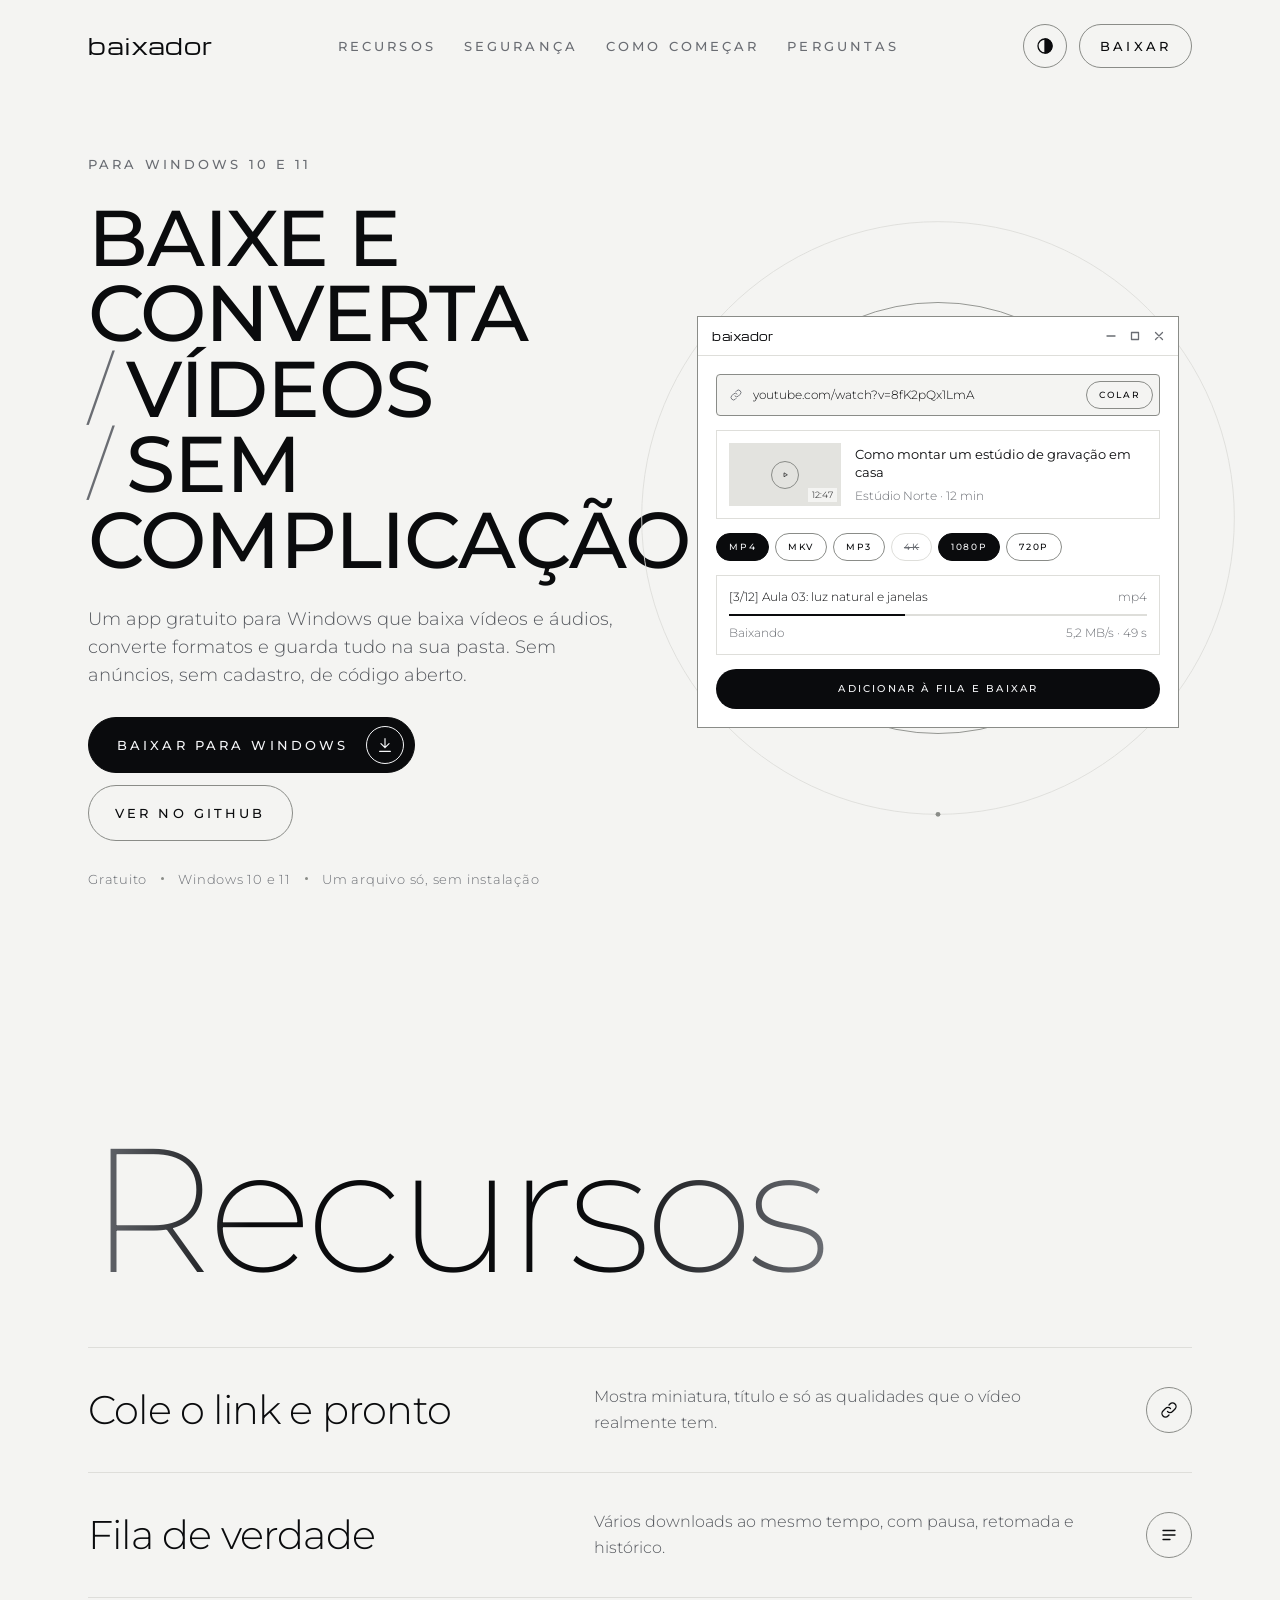
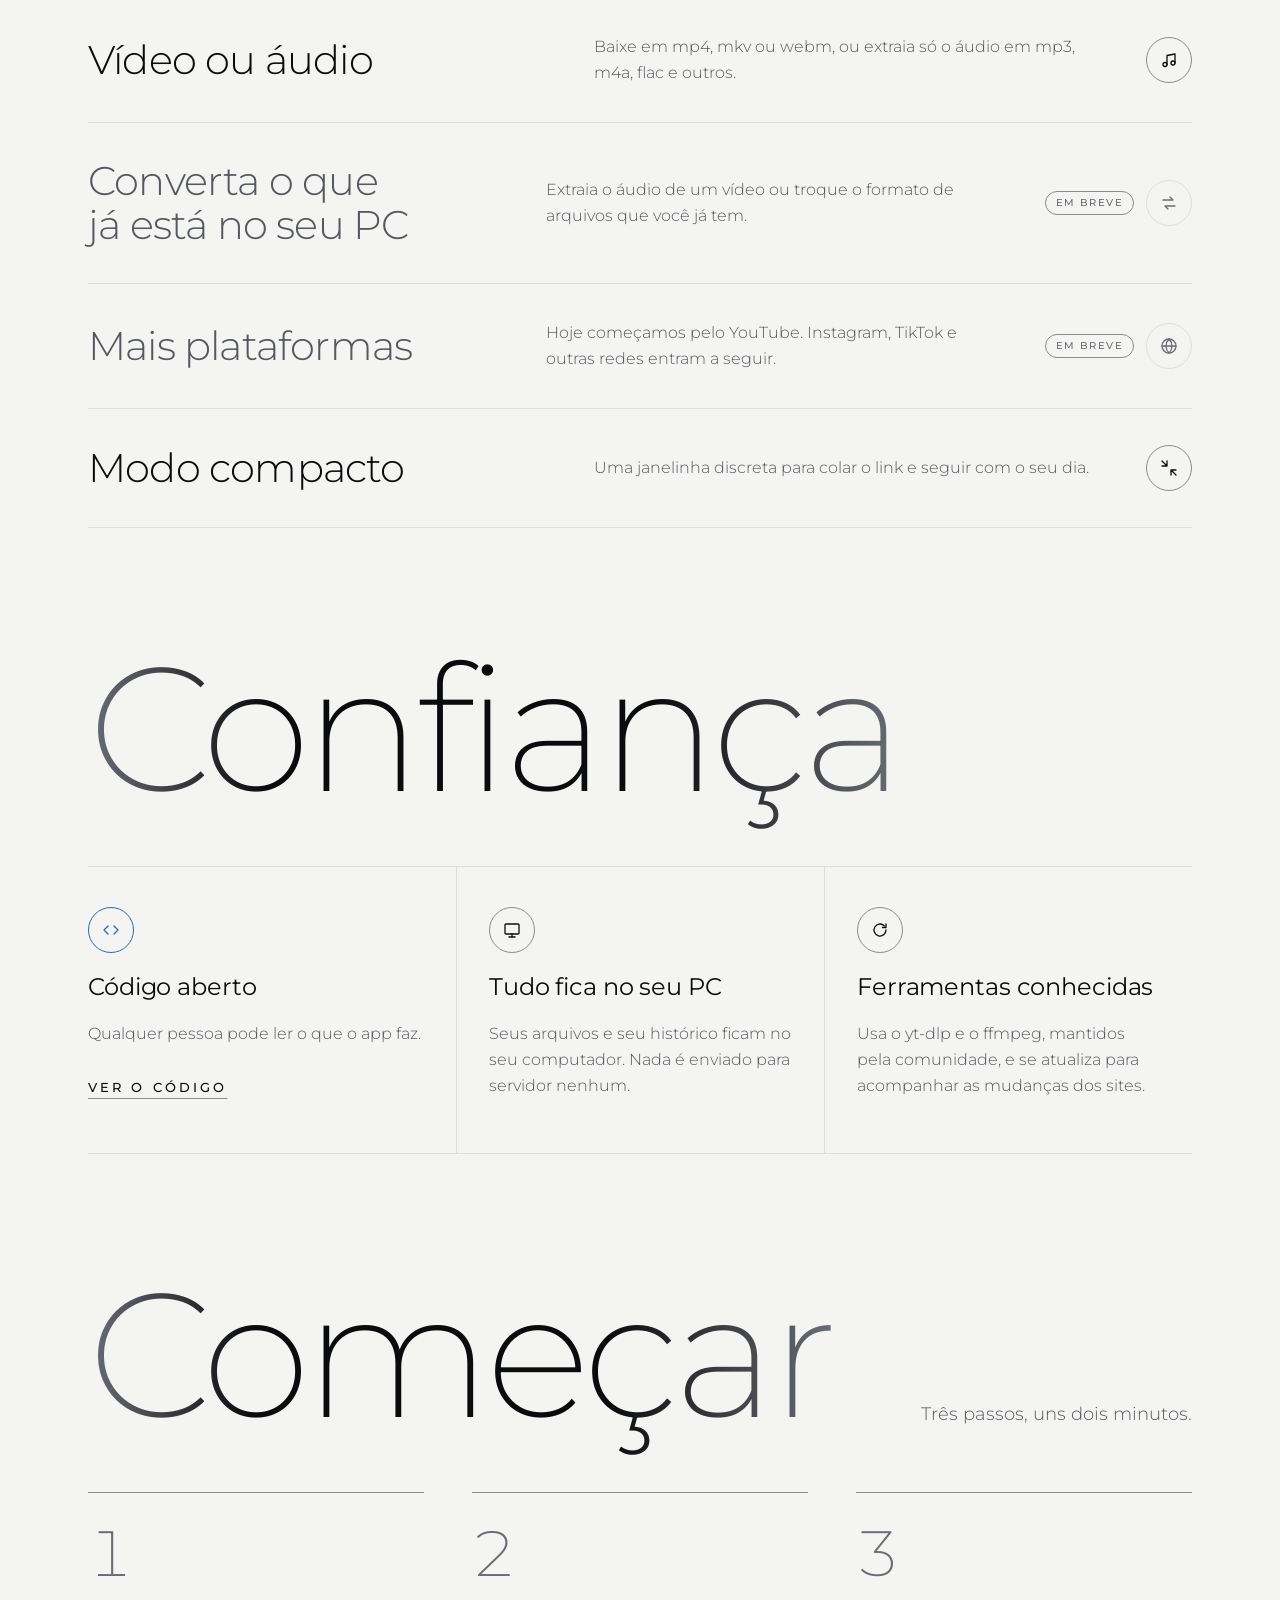
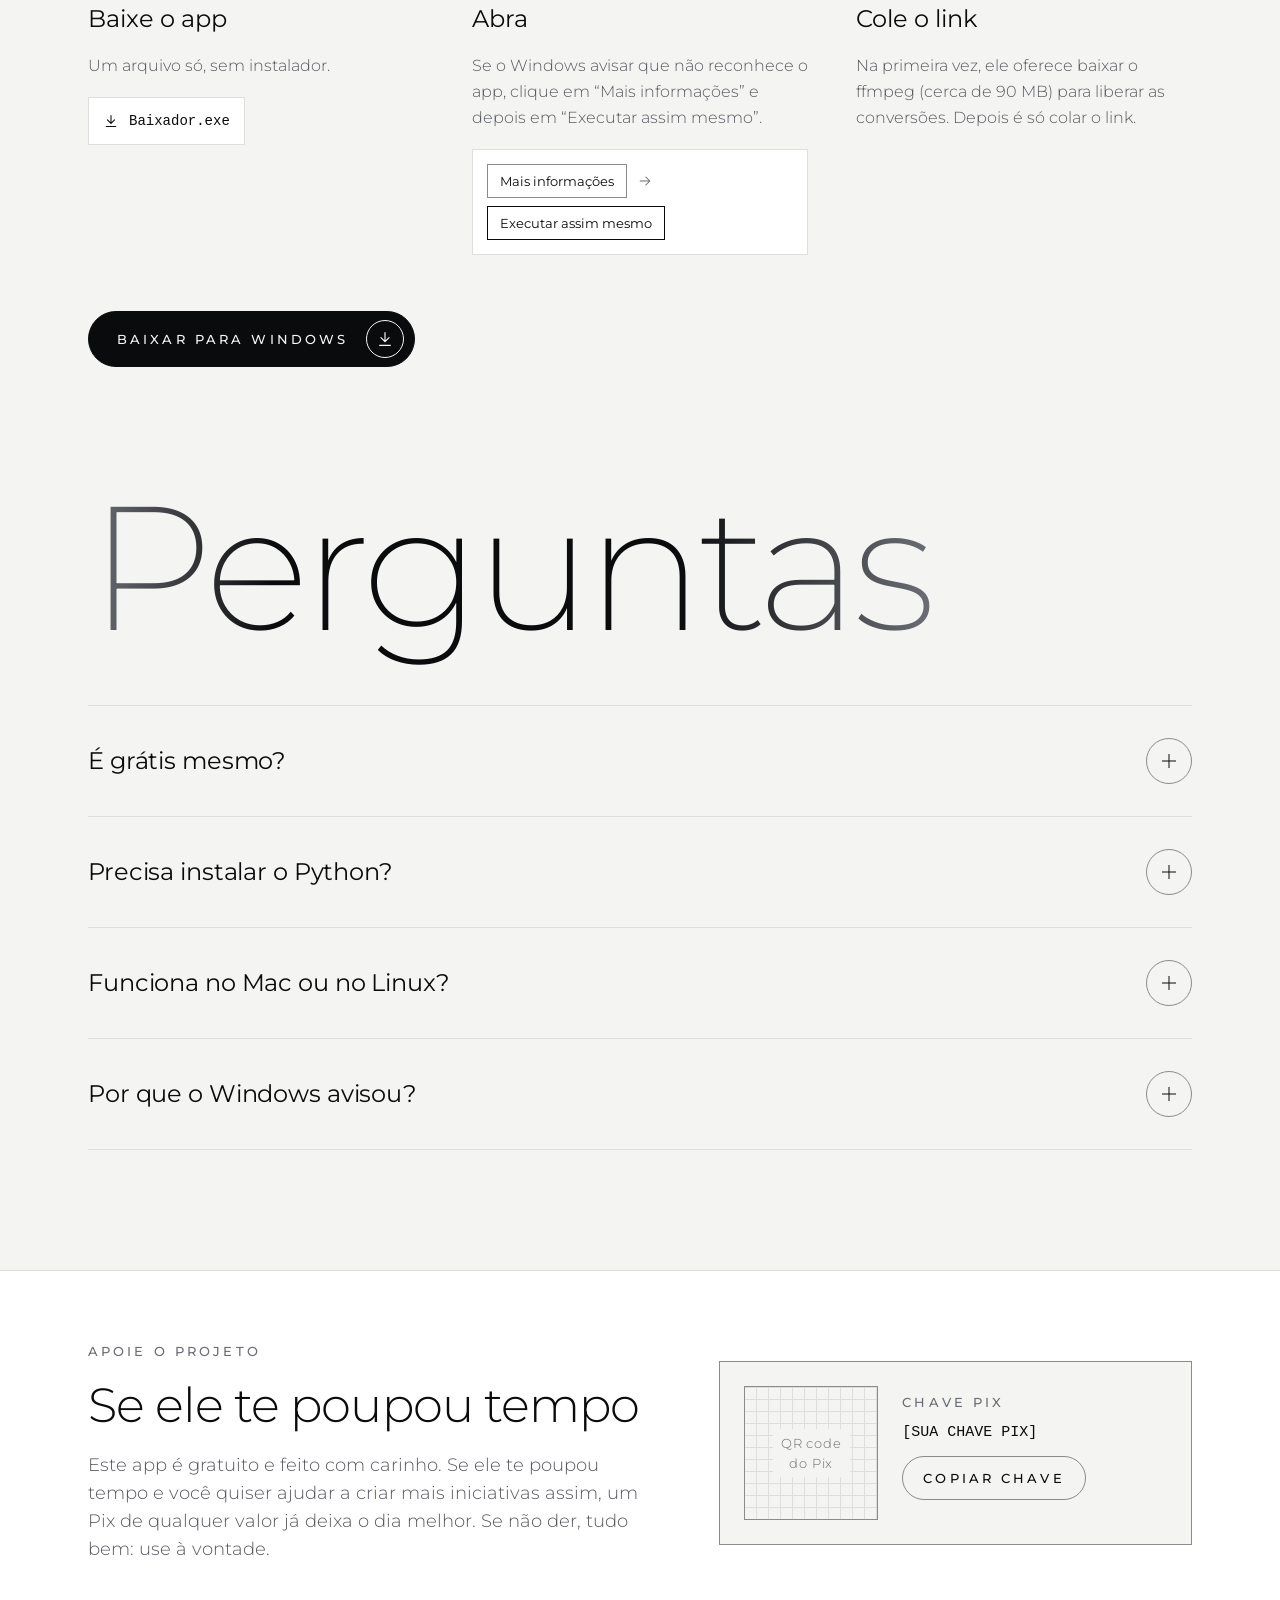
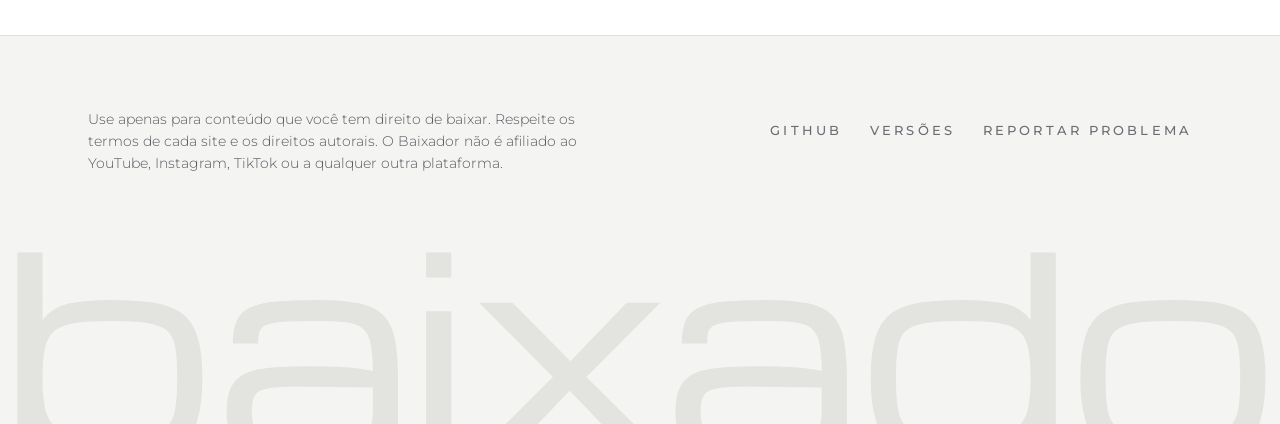
<file: index.html>
<!doctype html>
<html lang="pt-BR">
<head>
<meta charset="utf-8">
<meta name="viewport" content="width=device-width, initial-scale=1, viewport-fit=cover">
<title>Baixador de Vídeos</title>
<meta name="description" content="App gratuito para Windows que baixa vídeos e áudios, converte formatos e guarda tudo na sua pasta. Sem anúncios, sem cadastro, de código aberto.">
<link rel="preconnect" href="https://fonts.googleapis.com">
<link rel="preconnect" href="https://fonts.gstatic.com" crossorigin>
<link rel="stylesheet" href="https://fonts.googleapis.com/css2?family=Michroma&family=Montserrat:wght@200;300;400;500;600&display=swap">
<style>
html{-webkit-text-size-adjust:100%}body{margin:0}img{max-width:100%}[hidden]{display:none!important}
/* Layout: coluna central de ~1200px; títulos display e wordmark de rodapé sangram até as bordas. Escuro é o tema principal (Obsidiana). */
:root {
  --bg: #050507; --bg-raised: #0e0f12; --line: #1d1f24; --line-strong: #5c6068;
  --ink: #f5f6f8; --ink-soft: #9a9da4; --ink-faint: #7c7f86; --ghost: #17191d;
  --on-ink: #050507; --accent: #9cc3e6; --ok: #7fd1a4;
  --glow: 0 0 140px 10px rgba(245, 246, 248, 0.09);
  --sans: "Montserrat", "Helvetica Neue", Arial, sans-serif;
  --wide: "Michroma", "Montserrat", "Helvetica Neue", sans-serif;
  --mono: ui-monospace, "SFMono-Regular", Consolas, monospace;
  --gutter: clamp(16px, 4vw, 48px);
  color-scheme: dark;
}
@media (prefers-color-scheme: light) {
  :root:not([data-theme="dark"]) {
    --bg: #f4f4f2; --bg-raised: #ffffff; --line: #dededa; --line-strong: #8a8c88;
    --ink: #0a0b0d; --ink-soft: #55585e; --ink-faint: #6a6d73; --ghost: #e3e3df;
    --on-ink: #f5f6f8; --accent: #2f6a9e; --ok: #1f7a4a;
    --glow: 0 0 140px 10px rgba(10, 11, 13, 0.07);
    color-scheme: light;
  }
}
:root[data-theme="light"] {
  --bg: #f4f4f2; --bg-raised: #ffffff; --line: #dededa; --line-strong: #8a8c88;
  --ink: #0a0b0d; --ink-soft: #55585e; --ink-faint: #6a6d73; --ghost: #e3e3df;
  --on-ink: #f5f6f8; --accent: #2f6a9e; --ok: #1f7a4a;
  --glow: 0 0 140px 10px rgba(10, 11, 13, 0.07);
  color-scheme: light;
}

body { background: var(--bg); color: var(--ink); font-family: var(--sans); font-weight: 300; font-size: 16px; line-height: 26px; -webkit-font-smoothing: antialiased; overflow-x: hidden; }
a { color: inherit; }
h1, h2, h3, p { margin: 0; }
h1, h2, h3 { text-wrap: balance; }
:focus-visible { outline: 1px solid var(--ink); outline-offset: 3px; }
.sr-only { position: absolute; width: 1px; height: 1px; overflow: hidden; clip: rect(0 0 0 0); white-space: nowrap; }

.wrap { max-width: 1200px; margin: 0 auto; box-sizing: border-box;
  padding-left: max(var(--gutter), env(safe-area-inset-left, 0px));
  padding-right: max(var(--gutter), env(safe-area-inset-right, 0px)); }

.label { font-size: 13px; line-height: 16px; font-weight: 500; letter-spacing: 0.24em; text-transform: uppercase; }
.caption { font-size: 13px; line-height: 20px; letter-spacing: 0.06em; color: var(--ink-faint); }
.tag { display: inline-flex; align-items: center; gap: 6px; height: 24px; padding: 0 10px; box-sizing: border-box; border: 1px solid var(--line-strong); border-radius: 999px; font-size: 10px; line-height: 14px; font-weight: 500; letter-spacing: 0.14em; text-transform: uppercase; color: var(--ink-faint); white-space: nowrap; }
.ic { fill: none; stroke: currentColor; stroke-width: 1.3; stroke-linecap: round; stroke-linejoin: round; flex-shrink: 0; }

/* Botões */
.btn { display: inline-flex; align-items: center; gap: 18px; min-height: 56px; box-sizing: border-box; border-radius: 999px; text-decoration: none; font-family: var(--sans); font-size: 13px; font-weight: 500; letter-spacing: 0.24em; text-transform: uppercase; cursor: pointer; transition: opacity .4s ease, border-color .4s ease, background-color .4s ease; }
.btn-solid { padding: 0 10px 0 28px; background: var(--ink); color: var(--on-ink); border: 1px solid var(--ink); }
.btn-solid:hover { opacity: .86; }
.btn-ghost { padding: 0 26px; background: transparent; color: var(--ink); border: 1px solid var(--line-strong); }
.btn-ghost:hover { border-color: var(--ink); }
.btn .orb { width: 36px; height: 36px; display: flex; align-items: center; justify-content: center; border: 1px solid currentColor; border-radius: 50%; }
.icon-btn { width: 44px; height: 44px; padding: 0; display: inline-flex; align-items: center; justify-content: center; border: 1px solid var(--line-strong); border-radius: 50%; background: transparent; color: var(--ink); cursor: pointer; transition: border-color .4s ease; }
.icon-btn:hover { border-color: var(--ink); }

/* Cabeçalho */
.site-header .wrap { display: flex; flex-wrap: wrap; align-items: center; justify-content: space-between; gap: 16px 32px; padding-block: 24px; }
.wordmark { font-family: var(--wide); font-size: 22px; line-height: 1; letter-spacing: 0.04em; text-decoration: none; }
.nav { display: flex; flex-wrap: wrap; align-items: center; gap: 4px 28px; }
.nav a { display: inline-flex; align-items: center; min-height: 44px; text-decoration: none; color: var(--ink-faint); transition: color .4s ease; }
.nav a:hover { color: var(--ink); }
.header-actions { display: flex; align-items: center; gap: 12px; }
.header-actions .btn { min-height: 44px; padding: 0 20px; }

/* Hero */
.hero .wrap { display: grid; grid-template-columns: minmax(0, 1.05fr) minmax(0, 1fr); align-items: center; gap: 56px 64px; padding-block: 64px 120px; }
.hero-copy { display: flex; flex-direction: column; gap: 28px; min-width: 0; }
.hero h1 { font-size: clamp(40px, 6.2vw, 88px); line-height: 0.95; font-weight: 500; letter-spacing: -0.01em; text-transform: uppercase; }
.hero h1 .line { display: block; }
.hero h1 .slash { color: var(--ink-faint); font-weight: 200; margin-right: 0.18em; }
.hero .lead { max-width: 46ch; font-size: 18px; line-height: 28px; color: var(--ink-soft); }
.cta-row { display: flex; flex-wrap: wrap; gap: 12px; }
.fine { display: flex; flex-wrap: wrap; align-items: center; gap: 8px 14px; }
.fine .dot { width: 3px; height: 3px; border-radius: 50%; background: var(--line-strong); }

/* Objeto do hero: a janela do app sob o holofote */
.stage { position: relative; display: flex; justify-content: center; align-items: center; min-width: 0; padding: 40px 0; }
.orbit { position: absolute; left: 50%; top: 50%; width: min(620px, 118%); aspect-ratio: 1; transform: translate(-50%, -50%); pointer-events: none; }
.orbit svg { width: 100%; height: 100%; overflow: visible; }
.halo { position: absolute; left: 50%; top: 50%; width: 220px; height: 220px; transform: translate(-50%, -50%); border-radius: 50%; box-shadow: var(--glow); pointer-events: none; }
.mock { position: relative; width: 100%; max-width: 480px; border: 1px solid var(--line-strong); background: var(--bg-raised); font-size: 12px; line-height: 18px; }
.mock-bar { display: flex; align-items: center; justify-content: space-between; padding: 10px 14px; border-bottom: 1px solid var(--line); }
.mock-bar .wm { font-family: var(--wide); font-size: 11px; letter-spacing: 0.04em; }
.mock-bar .win { display: flex; gap: 14px; color: var(--ink-faint); }
.mock-body { display: flex; flex-direction: column; gap: 14px; padding: 18px; }
.mock-field { display: flex; align-items: center; gap: 10px; height: 40px; padding: 0 6px 0 12px; border: 1px solid var(--line-strong); border-radius: 4px; background: var(--bg); color: var(--ink-faint); }
.mock-field .url { flex: 1; min-width: 0; color: var(--ink); white-space: nowrap; overflow: hidden; text-overflow: ellipsis; }
.mock-pill { display: inline-flex; align-items: center; height: 26px; padding: 0 12px; border: 1px solid var(--line-strong); border-radius: 999px; font-size: 9px; font-weight: 500; letter-spacing: 0.18em; text-transform: uppercase; color: var(--ink); white-space: nowrap; }
.mock-pill.on { background: var(--ink); border-color: var(--ink); color: var(--on-ink); }
.mock-pill.off { border-color: var(--line); color: var(--ink-faint); text-decoration: line-through; }
.mock-preview { display: flex; gap: 14px; align-items: center; padding: 12px; border: 1px solid var(--line); }
.mock-thumb { position: relative; flex: 0 0 112px; height: 63px; background: var(--ghost); display: flex; align-items: center; justify-content: center; color: var(--ink); }
.mock-thumb .play { width: 26px; height: 26px; display: flex; align-items: center; justify-content: center; border: 1px solid var(--line-strong); border-radius: 50%; }
.mock-thumb .dur { position: absolute; right: 4px; bottom: 4px; padding: 0 4px; background: var(--bg); font-size: 9px; line-height: 14px; }
.mock-preview .t { font-size: 13px; line-height: 18px; font-weight: 400; }
.mock-row { display: flex; flex-wrap: wrap; gap: 6px; }
.mock-card { display: flex; flex-direction: column; gap: 8px; padding: 12px; border: 1px solid var(--line); }
.mock-card .top { display: flex; justify-content: space-between; gap: 10px; }
.mock-card .top span:first-child { min-width: 0; white-space: nowrap; overflow: hidden; text-overflow: ellipsis; }
.bar { height: 2px; background: var(--line); overflow: hidden; }
.bar i { display: block; height: 2px; width: 42%; background: var(--ink); animation: fill 6s ease-in-out infinite; }
@keyframes fill { 0% { width: 18%; } 80% { width: 92%; } 100% { width: 92%; } }
.mock-cta { display: flex; align-items: center; justify-content: center; height: 40px; border-radius: 999px; background: var(--ink); color: var(--on-ink); font-size: 10px; font-weight: 500; letter-spacing: 0.22em; text-transform: uppercase; }

/* Títulos display */
.display { display: block; padding-block: 0 56px; font-size: clamp(64px, 14.5vw, 176px); line-height: 0.92; font-weight: 200; letter-spacing: -0.035em; white-space: nowrap; overflow: hidden;
  background: linear-gradient(90deg, var(--ink-faint) 0%, var(--ink) 22%, var(--ink) 70%, var(--ink-faint) 100%);
  -webkit-background-clip: text; background-clip: text; color: transparent; }
.section { padding-block: 120px 0; }
.section-head { display: flex; flex-wrap: wrap; align-items: flex-end; justify-content: space-between; gap: 16px 48px; }
.section-head p { max-width: 44ch; font-size: 18px; line-height: 28px; color: var(--ink-soft); padding-bottom: 64px; }

/* Recursos */
.features { list-style: none; margin: 0; padding: 0; border-bottom: 1px solid var(--line); }
.feature { display: grid; grid-template-columns: minmax(0, 1fr) minmax(0, 1.1fr) auto; align-items: center; gap: 16px 48px; padding-block: 36px; border-top: 1px solid var(--line); }
.feature h3 { font-size: clamp(26px, 3.2vw, 40px); line-height: 1.1; font-weight: 300; letter-spacing: -0.02em; }
.feature p { color: var(--ink-soft); max-width: 52ch; }
.feature .mark { display: flex; align-items: center; gap: 12px; justify-self: end; }
.feature .circle { width: 44px; height: 44px; display: flex; align-items: center; justify-content: center; border: 1px solid var(--line-strong); border-radius: 50%; color: var(--ink); }
.feature.soon h3 { color: var(--ink-soft); }
.feature.soon .circle { border-color: var(--line); color: var(--ink-faint); }

/* Confiança */
.trust { display: grid; grid-template-columns: repeat(3, minmax(0, 1fr)); border-top: 1px solid var(--line); border-bottom: 1px solid var(--line); }
.trust > div { display: flex; flex-direction: column; gap: 18px; padding: 40px 32px 44px 0; min-width: 0; }
.trust > div + div { padding-left: 32px; border-left: 1px solid var(--line); }
.trust .circle { width: 44px; height: 44px; display: flex; align-items: center; justify-content: center; border: 1px solid var(--line-strong); border-radius: 50%; }
.trust h3 { font-size: 24px; line-height: 32px; font-weight: 400; letter-spacing: -0.005em; }
.trust p { color: var(--ink-soft); }
.trust .accent { color: var(--accent); border-color: var(--accent); }

/* Passos */
.steps { list-style: none; margin: 0; padding: 0; display: grid; grid-template-columns: repeat(3, minmax(0, 1fr)); gap: 48px; }
.step { display: flex; flex-direction: column; gap: 18px; padding-top: 28px; border-top: 1px solid var(--line-strong); min-width: 0; }
.step .n { font-size: 64px; line-height: 1; font-weight: 200; letter-spacing: -0.02em; color: var(--ink-faint); font-variant-numeric: tabular-nums; }
.step h3 { font-size: 24px; line-height: 32px; font-weight: 400; }
.step p { color: var(--ink-soft); }
code, .file { font-family: var(--mono); font-size: 14px; color: var(--ink); }
.file { display: inline-flex; align-items: center; gap: 10px; align-self: flex-start; padding: 10px 14px; border: 1px solid var(--line); background: var(--bg-raised); }
.smartscreen { display: flex; flex-wrap: wrap; align-items: center; gap: 8px 10px; padding: 14px; border: 1px solid var(--line); background: var(--bg-raised); font-size: 13px; line-height: 20px; }
.smartscreen .key { display: inline-flex; align-items: center; height: 32px; padding: 0 12px; border: 1px solid var(--line-strong); font-weight: 400; }
.smartscreen .key.go { border-color: var(--ink); }
.smartscreen svg { color: var(--ink-faint); }

/* FAQ */
.faq { border-bottom: 1px solid var(--line); }
.faq details { border-top: 1px solid var(--line); }
.faq summary { display: flex; align-items: center; justify-content: space-between; gap: 24px; padding-block: 32px; cursor: pointer; list-style: none; font-size: 24px; line-height: 32px; font-weight: 400; letter-spacing: -0.005em; }
.faq summary::-webkit-details-marker { display: none; }
.plus { position: relative; flex-shrink: 0; width: 44px; height: 44px; border: 1px solid var(--line-strong); border-radius: 50%; }
.plus::before, .plus::after { content: ""; position: absolute; left: 50%; top: 50%; width: 14px; height: 1px; background: var(--ink); transform: translate(-50%, -50%); transition: transform .4s ease; }
.plus::after { transform: translate(-50%, -50%) rotate(90deg); }
.faq details[open] .plus::after { transform: translate(-50%, -50%) rotate(0deg); }
.faq .answer { max-width: 62ch; padding-bottom: 32px; color: var(--ink-soft); }

/* Apoio */
.support { margin-top: 120px; border-top: 1px solid var(--line); border-bottom: 1px solid var(--line); background: var(--bg-raised); }
.support .wrap { display: grid; grid-template-columns: minmax(0, 1.2fr) minmax(0, 1fr); gap: 40px 64px; align-items: center; padding-block: 72px; }
.support h2 { font-size: clamp(32px, 4.4vw, 48px); line-height: 1.1; font-weight: 300; letter-spacing: -0.02em; }
.support p { max-width: 52ch; color: var(--ink-soft); font-size: 18px; line-height: 28px; }
.support-copy { display: flex; flex-direction: column; gap: 20px; }
.pix { display: flex; flex-wrap: wrap; gap: 24px; align-items: center; padding: 24px; border: 1px solid var(--line-strong); background: var(--bg); }
.qr { flex: 0 0 132px; height: 132px; display: flex; align-items: center; justify-content: center; text-align: center; border: 1px solid var(--line-strong); background:
  repeating-linear-gradient(0deg, transparent 0 11px, var(--line) 11px 12px),
  repeating-linear-gradient(90deg, transparent 0 11px, var(--line) 11px 12px); }
.qr span { padding: 4px 8px; background: var(--bg); }
.pix-info { flex: 1 1 200px; min-width: 0; display: flex; flex-direction: column; gap: 12px; }
.pix-key { font-family: var(--mono); font-size: 15px; line-height: 22px; overflow-wrap: anywhere; user-select: all; }
.pix .btn { min-height: 44px; padding: 0 20px; align-self: flex-start; }

/* Rodapé */
.site-footer { overflow: hidden; }
.site-footer .wrap { display: grid; grid-template-columns: minmax(0, 1.4fr) minmax(0, 1fr); gap: 32px 64px; padding-block: 72px 40px; }
.site-footer p { max-width: 60ch; color: var(--ink-soft); font-size: 14px; line-height: 22px; }
.footer-links { display: flex; flex-wrap: wrap; gap: 4px 28px; justify-content: flex-end; align-content: flex-start; }
.footer-links a { display: inline-flex; align-items: center; min-height: 44px; text-decoration: none; color: var(--ink-faint); }
.footer-links a:hover { color: var(--ink); }
.ghost-mark { display: block; font-family: var(--wide); font-size: clamp(72px, 21vw, 300px); line-height: 0.9; letter-spacing: -0.02em; color: var(--ghost); white-space: nowrap; text-align: center; margin-bottom: -0.12em; user-select: none; }

@media (max-width: 960px) {
  .hero .wrap { grid-template-columns: minmax(0, 1fr); padding-block: 40px 96px; }
  .feature { grid-template-columns: minmax(0, 1fr) auto; }
  .feature p { grid-column: 1 / -1; grid-row: 2; }
  .feature .mark { grid-column: 2; grid-row: 1; }
  .trust, .steps { grid-template-columns: minmax(0, 1fr); }
  .trust > div, .trust > div + div { padding: 32px 0; border-left: 0; }
  .trust > div + div { border-top: 1px solid var(--line); }
  .steps { gap: 40px; }
  .support .wrap, .site-footer .wrap { grid-template-columns: minmax(0, 1fr); }
  .footer-links { justify-content: flex-start; }
}
@media (max-width: 560px) {
  .nav { display: none; }
  .faq summary { font-size: 19px; line-height: 26px; }
  .section { padding-block: 88px 0; }
}
@media (prefers-reduced-motion: reduce) {
  .bar i { animation: none; width: 42%; }
  .btn, .icon-btn, .plus::before, .plus::after { transition: none; }
}
</style>
</head>
<body>

<header class="site-header">
  <div class="wrap">
    <a class="wordmark" href="#topo" aria-label="baixador, início">baixador</a>
    <nav class="nav label" aria-label="Seções">
      <a href="#recursos">Recursos</a>
      <a href="#confianca">Segurança</a>
      <a href="#comecar">Como começar</a>
      <a href="#perguntas">Perguntas</a>
    </nav>
    <div class="header-actions">
      <button class="icon-btn" id="theme-toggle" type="button" aria-label="Alternar tema claro e escuro" title="Tema">
        <svg class="ic" width="20" height="20" viewBox="0 0 20 20" aria-hidden="true"><circle cx="10" cy="10" r="7"></circle><path d="M10 3a7 7 0 0 1 0 14z" style="fill: currentColor"></path></svg>
      </button>
      <a class="btn btn-ghost" href="https://github.com/gustlok1/baixador/releases/latest/download/Baixador.exe">Baixar</a>
    </div>
  </div>
</header>

<main id="topo">
  <section class="hero" aria-labelledby="hero-title">
    <div class="wrap">
      <div class="hero-copy">
        <span class="label" style="color: var(--ink-faint)">Para Windows 10 e 11</span>
        <h1 id="hero-title" aria-label="Baixe e converta vídeos sem complicação.">
          <span class="line" aria-hidden="true">Baixe e converta</span>
          <span class="line" aria-hidden="true"><span class="slash">/</span>vídeos</span>
          <span class="line" aria-hidden="true"><span class="slash">/</span>sem complicação</span>
        </h1>
        <p class="lead">Um app gratuito para Windows que baixa vídeos e áudios, converte formatos e guarda tudo na sua pasta. Sem anúncios, sem cadastro, de código aberto.</p>
        <div class="cta-row">
          <a class="btn btn-solid" href="https://github.com/gustlok1/baixador/releases/latest/download/Baixador.exe">Baixar para Windows<span class="orb" aria-hidden="true"><svg class="ic" width="18" height="18" viewBox="0 0 20 20"><path d="M10 3v10M5.5 8.5 10 13l4.5-4.5M4 17h12"></path></svg></span></a>
          <a class="btn btn-ghost" href="https://github.com/gustlok1/baixador">Ver no GitHub</a>
        </div>
        <p class="fine caption"><span>Gratuito</span><span class="dot" aria-hidden="true"></span><span>Windows 10 e 11</span><span class="dot" aria-hidden="true"></span><span>Um arquivo só, sem instalação</span></p>
      </div>

      <figure class="stage" style="margin: 0">
        <figcaption class="sr-only">Prévia do app: link colado, miniatura do vídeo, qualidades disponíveis e um download em andamento.</figcaption>
        <div class="orbit" aria-hidden="true">
          <svg viewBox="0 0 200 200">
            <circle cx="100" cy="100" r="99" fill="none" stroke="var(--line)" stroke-width="0.3"></circle>
            <circle cx="100" cy="100" r="72" fill="none" stroke="var(--line-strong)" stroke-width="0.3"></circle>
            <circle cx="150.9" cy="49.1" r="1.4" fill="var(--accent)"></circle>
            <circle cx="28" cy="100" r="0.9" fill="var(--line-strong)"></circle>
            <circle cx="100" cy="199" r="0.8" fill="var(--line-strong)"></circle>
          </svg>
        </div>
        <span class="halo" aria-hidden="true"></span>
        <div class="mock" aria-hidden="true">
          <div class="mock-bar">
            <span class="wm">baixador</span>
            <span class="win">
              <svg class="ic" width="10" height="10" viewBox="0 0 10 10"><path d="M1 5h8"></path></svg>
              <svg class="ic" width="10" height="10" viewBox="0 0 10 10"><rect x="1.5" y="1.5" width="7" height="7"></rect></svg>
              <svg class="ic" width="10" height="10" viewBox="0 0 10 10"><path d="M1.5 1.5l7 7M8.5 1.5l-7 7"></path></svg>
            </span>
          </div>
          <div class="mock-body">
            <div class="mock-field">
              <svg class="ic" width="14" height="14" viewBox="0 0 20 20"><path d="M8.5 11.5a3.5 3.5 0 0 0 5 0l2.5-2.5a3.5 3.5 0 0 0-5-5l-1 1"></path><path d="M11.5 8.5a3.5 3.5 0 0 0-5 0L4 11a3.5 3.5 0 0 0 5 5l1-1"></path></svg>
              <span class="url">youtube.com/watch?v=8fK2pQx1LmA</span>
              <span class="mock-pill">Colar</span>
            </div>
            <div class="mock-preview">
              <span class="mock-thumb"><span class="play"><svg class="ic" width="10" height="10" viewBox="0 0 20 20"><path d="M8 6.5v7l6-3.5z"></path></svg></span><span class="dur">12:47</span></span>
              <span style="display: flex; flex-direction: column; gap: 6px; min-width: 0;">
                <span class="t">Como montar um estúdio de gravação em casa</span>
                <span style="color: var(--ink-faint)">Estúdio Norte · 12 min</span>
              </span>
            </div>
            <div class="mock-row">
              <span class="mock-pill on">mp4</span><span class="mock-pill">mkv</span><span class="mock-pill">mp3</span>
              <span class="mock-pill off">4K</span><span class="mock-pill on">1080p</span><span class="mock-pill">720p</span>
            </div>
            <div class="mock-card">
              <span class="top"><span>[3/12] Aula 03: luz natural e janelas</span><span style="color: var(--ink-faint); flex-shrink: 0">mp4</span></span>
              <span class="bar"><i></i></span>
              <span class="top" style="color: var(--ink-faint)"><span>Baixando</span><span>5,2 MB/s · 49 s</span></span>
            </div>
            <span class="mock-cta">Adicionar à fila e baixar</span>
          </div>
        </div>
      </figure>
    </div>
  </section>

  <section id="recursos" class="section" aria-labelledby="recursos-title">
    <div class="wrap">
      <div class="section-head">
        <h2 id="recursos-title" class="display">Recursos</h2>
      </div>
      <ul class="features">
        <li class="feature">
          <h3>Cole o link e pronto</h3>
          <p>Mostra miniatura, título e só as qualidades que o vídeo realmente tem.</p>
          <span class="mark"><span class="circle" aria-hidden="true"><svg class="ic" width="20" height="20" viewBox="0 0 20 20"><path d="M8.5 11.5a3.5 3.5 0 0 0 5 0l2.5-2.5a3.5 3.5 0 0 0-5-5l-1 1"></path><path d="M11.5 8.5a3.5 3.5 0 0 0-5 0L4 11a3.5 3.5 0 0 0 5 5l1-1"></path></svg></span></span>
        </li>
        <li class="feature">
          <h3>Fila de verdade</h3>
          <p>Vários downloads ao mesmo tempo, com pausa, retomada e histórico.</p>
          <span class="mark"><span class="circle" aria-hidden="true"><svg class="ic" width="20" height="20" viewBox="0 0 20 20"><path d="M4 5.5h12M4 10h12M4 14.5h7"></path></svg></span></span>
        </li>
        <li class="feature">
          <h3>Vídeo ou áudio</h3>
          <p>Baixe em mp4, mkv ou webm, ou extraia só o áudio em mp3, m4a, flac e outros.</p>
          <span class="mark"><span class="circle" aria-hidden="true"><svg class="ic" width="20" height="20" viewBox="0 0 20 20"><path d="M8 14.5V5.5l8-1.5v9"></path><circle cx="6" cy="14.5" r="2"></circle><circle cx="14" cy="13" r="2"></circle></svg></span></span>
        </li>
        <li class="feature soon">
          <h3>Converta o que já está no seu PC</h3>
          <p>Extraia o áudio de um vídeo ou troque o formato de arquivos que você já tem.</p>
          <span class="mark"><span class="tag">Em breve</span><span class="circle" aria-hidden="true"><svg class="ic" width="20" height="20" viewBox="0 0 20 20"><path d="M4 7h10l-3-3M16 13H6l3 3"></path></svg></span></span>
        </li>
        <li class="feature soon">
          <h3>Mais plataformas</h3>
          <p>Hoje começamos pelo YouTube. Instagram, TikTok e outras redes entram a seguir.</p>
          <span class="mark"><span class="tag">Em breve</span><span class="circle" aria-hidden="true"><svg class="ic" width="20" height="20" viewBox="0 0 20 20"><circle cx="10" cy="10" r="7"></circle><path d="M3 10h14M10 3c2 2 3 4.5 3 7s-1 5-3 7c-2-2-3-4.5-3-7s1-5 3-7z"></path></svg></span></span>
        </li>
        <li class="feature">
          <h3>Modo compacto</h3>
          <p>Uma janelinha discreta para colar o link e seguir com o seu dia.</p>
          <span class="mark"><span class="circle" aria-hidden="true"><svg class="ic" width="20" height="20" viewBox="0 0 20 20"><path d="M8 3v5H3M12 17v-5h5M8 8 3 3M12 12l5 5"></path></svg></span></span>
        </li>
      </ul>
    </div>
  </section>

  <section id="confianca" class="section" aria-labelledby="confianca-title">
    <div class="wrap">
      <div class="section-head">
        <h2 id="confianca-title" class="display">Confiança</h2>
      </div>
      <div class="trust">
        <div>
          <span class="circle accent" aria-hidden="true"><svg class="ic" width="20" height="20" viewBox="0 0 20 20"><path d="M7 6 3 10l4 4M13 6l4 4-4 4"></path></svg></span>
          <h3>Código aberto</h3>
          <p>Qualquer pessoa pode ler o que o app faz.</p>
          <a class="label" href="https://github.com/gustlok1/baixador" style="display: inline-flex; align-items: center; min-height: 44px; text-underline-offset: 6px; text-decoration-color: var(--line-strong);">Ver o código</a>
        </div>
        <div>
          <span class="circle" aria-hidden="true"><svg class="ic" width="20" height="20" viewBox="0 0 20 20"><rect x="3" y="4" width="14" height="10" rx="1"></rect><path d="M7 17h6M10 14v3"></path></svg></span>
          <h3>Tudo fica no seu PC</h3>
          <p>Seus arquivos e seu histórico ficam no seu computador. Nada é enviado para servidor nenhum.</p>
        </div>
        <div>
          <span class="circle" aria-hidden="true"><svg class="ic" width="20" height="20" viewBox="0 0 20 20"><path d="M16 10a6 6 0 1 1-1.76-4.24M16 4v3.5h-3.5"></path></svg></span>
          <h3>Ferramentas conhecidas</h3>
          <p>Usa o yt-dlp e o ffmpeg, mantidos pela comunidade, e se atualiza para acompanhar as mudanças dos sites.</p>
        </div>
      </div>
    </div>
  </section>

  <section id="comecar" class="section" aria-labelledby="comecar-title">
    <div class="wrap">
      <div class="section-head">
        <h2 id="comecar-title" class="display">Começar</h2>
        <p>Três passos, uns dois minutos.</p>
      </div>
      <ol class="steps">
        <li class="step">
          <span class="n" aria-hidden="true">1</span>
          <h3>Baixe o app</h3>
          <p>Um arquivo só, sem instalador.</p>
          <span class="file"><svg class="ic" width="16" height="16" viewBox="0 0 20 20" aria-hidden="true"><path d="M10 3v10M5.5 8.5 10 13l4.5-4.5M4 17h12"></path></svg>Baixador.exe</span>
        </li>
        <li class="step">
          <span class="n" aria-hidden="true">2</span>
          <h3>Abra</h3>
          <p>Se o Windows avisar que não reconhece o app, clique em “Mais informações” e depois em “Executar assim mesmo”.</p>
          <span class="smartscreen" aria-hidden="true">
            <span class="key">Mais informações</span>
            <svg class="ic" width="16" height="16" viewBox="0 0 20 20"><path d="M4 10h12M11 5l5 5-5 5"></path></svg>
            <span class="key go">Executar assim mesmo</span>
          </span>
        </li>
        <li class="step">
          <span class="n" aria-hidden="true">3</span>
          <h3>Cole o link</h3>
          <p>Na primeira vez, ele oferece baixar o ffmpeg (cerca de 90 MB) para liberar as conversões. Depois é só colar o link.</p>
        </li>
      </ol>
      <div class="cta-row" style="margin-top: 56px;">
        <a class="btn btn-solid" href="https://github.com/gustlok1/baixador/releases/latest/download/Baixador.exe">Baixar para Windows<span class="orb" aria-hidden="true"><svg class="ic" width="18" height="18" viewBox="0 0 20 20"><path d="M10 3v10M5.5 8.5 10 13l4.5-4.5M4 17h12"></path></svg></span></a>
      </div>
    </div>
  </section>

  <section id="perguntas" class="section" aria-labelledby="perguntas-title">
    <div class="wrap">
      <div class="section-head">
        <h2 id="perguntas-title" class="display">Perguntas</h2>
      </div>
      <div class="faq">
        <details>
          <summary>É grátis mesmo?<span class="plus" aria-hidden="true"></span></summary>
          <p class="answer">Sim, sem anúncios e sem versão paga.</p>
        </details>
        <details>
          <summary>Precisa instalar o Python?<span class="plus" aria-hidden="true"></span></summary>
          <p class="answer">Não. É um arquivo só.</p>
        </details>
        <details>
          <summary>Funciona no Mac ou no Linux?<span class="plus" aria-hidden="true"></span></summary>
          <p class="answer">Por enquanto, só no Windows.</p>
        </details>
        <details>
          <summary>Por que o Windows avisou?<span class="plus" aria-hidden="true"></span></summary>
          <p class="answer">O app ainda não tem assinatura digital paga. O código está aberto no GitHub para você conferir.</p>
        </details>
      </div>
    </div>
  </section>

  <section class="support" aria-labelledby="apoio-title">
    <div class="wrap">
      <div class="support-copy">
        <span class="label" style="color: var(--ink-faint)">Apoie o projeto</span>
        <h2 id="apoio-title">Se ele te poupou tempo</h2>
        <p>Este app é gratuito e feito com carinho. Se ele te poupou tempo e você quiser ajudar a criar mais iniciativas assim, um Pix de qualquer valor já deixa o dia melhor. Se não der, tudo bem: use à vontade.</p>
      </div>
      <div class="pix">
        <div class="qr" role="img" aria-label="Espaço para o QR code do Pix"><span class="caption">QR code<br>do Pix</span></div>
        <div class="pix-info">
          <span class="label" style="color: var(--ink-faint)">Chave Pix</span>
          <span class="pix-key" id="pix-key">[SUA CHAVE PIX]</span>
          <button class="btn btn-ghost" id="copy-pix" type="button">Copiar chave</button>
          <span class="caption" id="copy-status" aria-live="polite"></span>
        </div>
      </div>
    </div>
  </section>
</main>

<footer class="site-footer">
  <div class="wrap">
    <p>Use apenas para conteúdo que você tem direito de baixar. Respeite os termos de cada site e os direitos autorais. O Baixador não é afiliado ao YouTube, Instagram, TikTok ou a qualquer outra plataforma.</p>
    <nav class="footer-links label" aria-label="Links do rodapé">
      <a href="https://github.com/gustlok1/baixador">GitHub</a>
      <a href="https://github.com/gustlok1/baixador/releases">Versões</a>
      <a href="https://github.com/gustlok1/baixador/issues">Reportar problema</a>
    </nav>
  </div>
  <span class="ghost-mark" aria-hidden="true">baixador</span>
</footer>

<script>
(function () {
  var root = document.documentElement;
  var toggle = document.getElementById('theme-toggle');
  try { var saved = localStorage.getItem('baixador-tema'); if (saved === 'light' || saved === 'dark') root.setAttribute('data-theme', saved); } catch (e) {}
  toggle.addEventListener('click', function () {
    var current = root.getAttribute('data-theme');
    if (!current) current = window.matchMedia('(prefers-color-scheme: light)').matches ? 'light' : 'dark';
    var next = current === 'light' ? 'dark' : 'light';
    root.setAttribute('data-theme', next);
    try { localStorage.setItem('baixador-tema', next); } catch (e) {}
  });

  var btn = document.getElementById('copy-pix');
  var key = document.getElementById('pix-key');
  var status = document.getElementById('copy-status');
  btn.addEventListener('click', function () {
    var text = key.textContent.trim();
    var selectIt = function () {
      var r = document.createRange(); r.selectNodeContents(key);
      var s = window.getSelection(); s.removeAllRanges(); s.addRange(r);
      status.textContent = 'Chave selecionada. Use Ctrl+C para copiar.';
    };
    if (navigator.clipboard && navigator.clipboard.writeText) {
      navigator.clipboard.writeText(text).then(function () { status.textContent = 'Chave copiada.'; }, selectIt);
    } else { selectIt(); }
  });
})();
</script>
</body>
</html>
</file>
